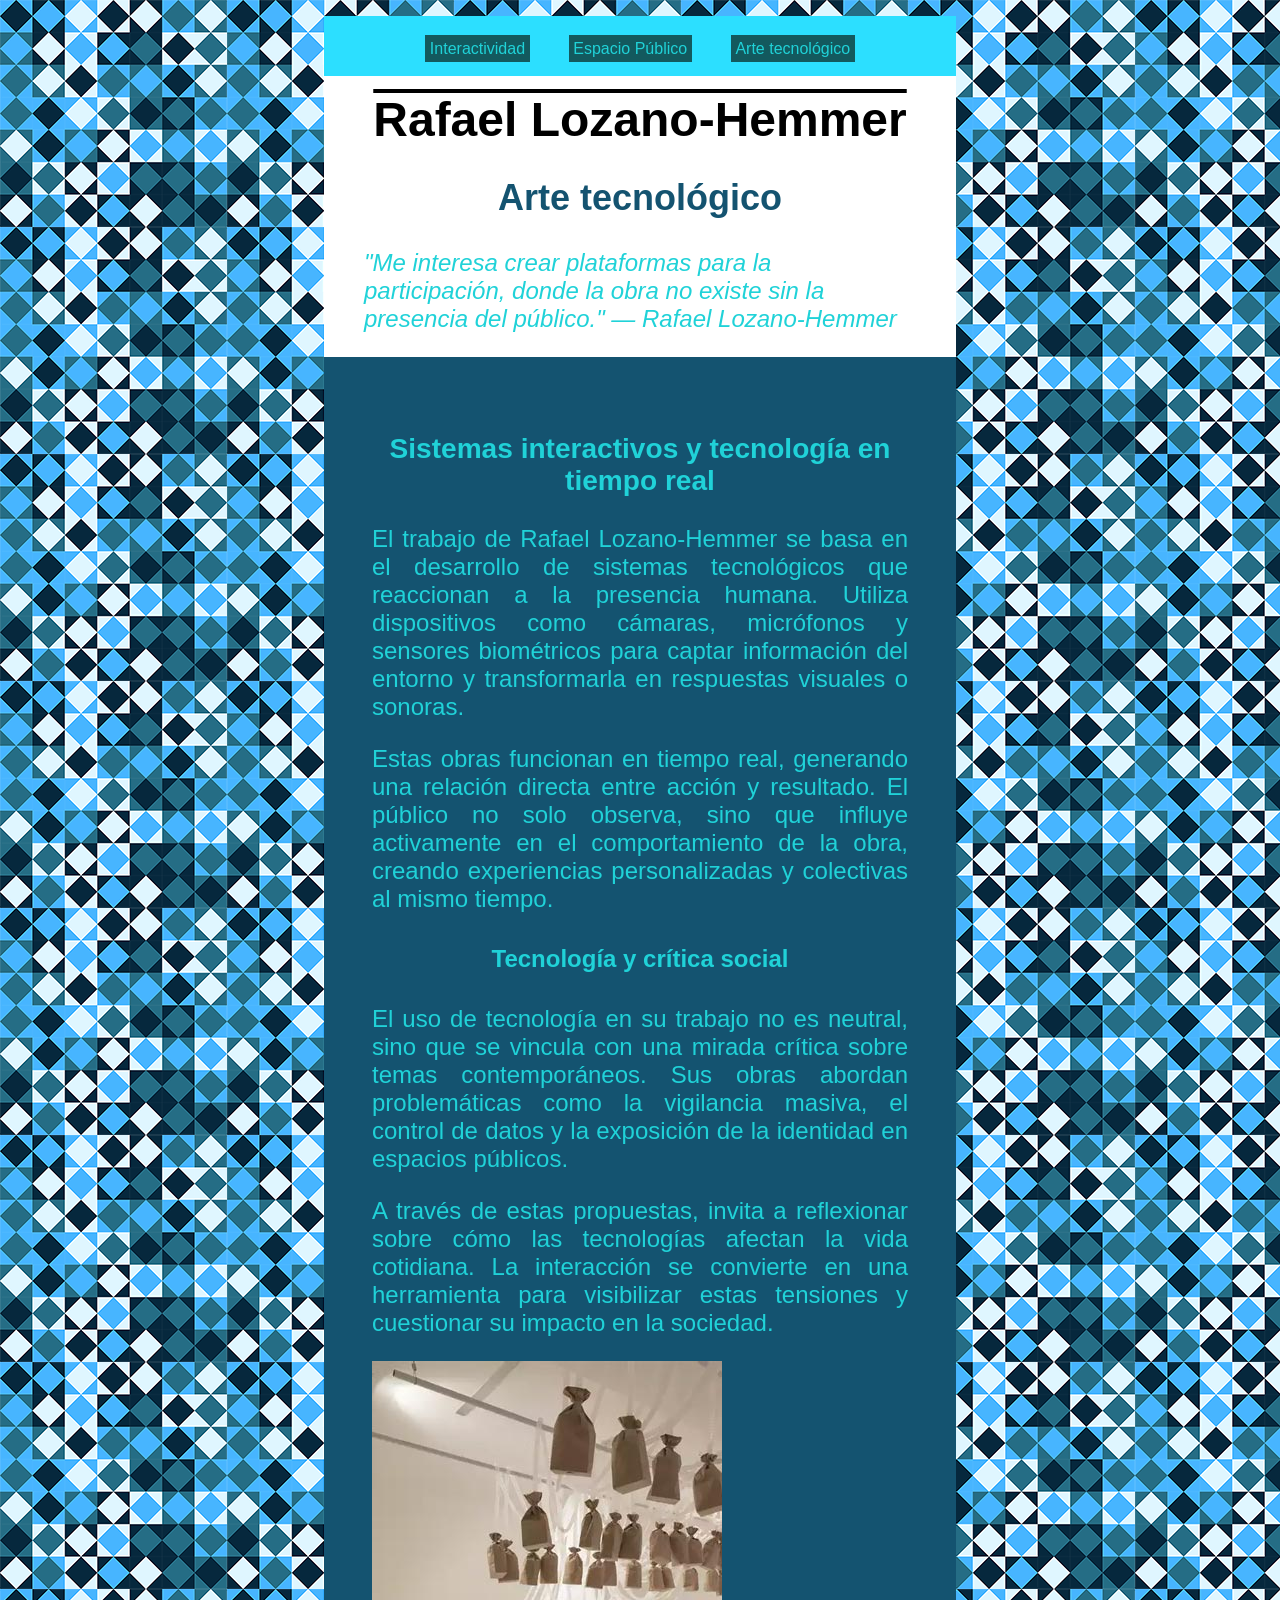
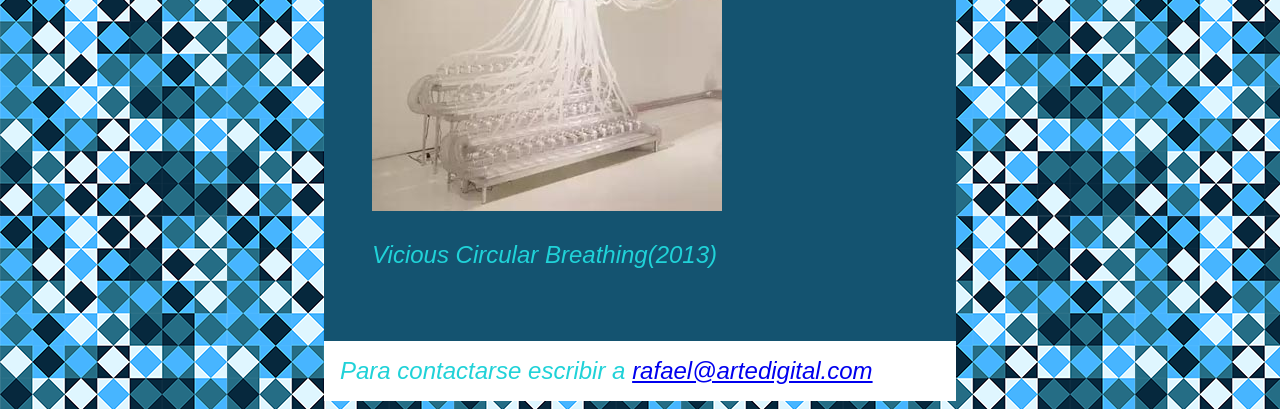
<file: artetecnologico.html>
<!DOCTYPE html>
<html lang="es">

<head>
    <meta charset="UTF-8">
    <meta name="viewport" content="width=device-width, initial-scale=1">
    <title>Arte tecnológico</title>
    <link href="https://fonts.googleapis.com/css2?family=Crimson+Text&display=swap" rel="stylesheet">
 <link rel="stylesheet" href="css/estilos.css">
</head>

<body>
    <div id="contenedor"> <!-- ID selector "contenedor" generico para el contenido de la pagina-->

        <!-- ENCABEZADO -->
        <header>
            <nav>
                <ul>
                    <li><a href="index.html">Interactividad</a></li>
                    <li><a href="espaciopublico.html">Espacio Público</a></li>
                    <li><a href="artetecnologico.html">Arte tecnológico</a></li>
                </ul>
            </nav>
        </header>

        <h1>Rafael Lozano-Hemmer</h1>
        <h2>Arte tecnológico</h2>
        <blockquote>
            <em>"Me interesa crear plataformas para la participación, donde la obra no existe sin la presencia del público." — Rafael Lozano-Hemmer</em>
        </blockquote>

        <main>
            <section>

                <article>
                    <h3>Sistemas interactivos y tecnología en tiempo real</H3>
                    <P>El trabajo de Rafael Lozano-Hemmer se basa en el desarrollo de sistemas tecnológicos que reaccionan a la presencia humana. Utiliza dispositivos como cámaras, micrófonos y sensores biométricos para captar información del entorno y transformarla en respuestas visuales o sonoras.</p>
                    <p>Estas obras funcionan en tiempo real, generando una relación directa entre acción y resultado. El público no solo observa, sino que influye activamente en el comportamiento de la obra, creando experiencias personalizadas y colectivas al mismo tiempo.</p>
                </article>

                <article>
                    <h4>Tecnología y crítica social</H4>
                    <P>El uso de tecnología en su trabajo no es neutral, sino que se vincula con una mirada crítica sobre temas contemporáneos. Sus obras abordan problemáticas como la vigilancia masiva, el control de datos y la exposición de la identidad en espacios públicos.</p>
                    <p>A través de estas propuestas, invita a reflexionar sobre cómo las tecnologías afectan la vida cotidiana. La interacción se convierte en una herramienta para visibilizar estas tensiones y cuestionar su impacto en la sociedad.</p>
                    <img src="img/lozano-hemmer-3.jpg" alt="Pulse Topology(2019)" width="100" height="auto">
                    <p><em>Vicious Circular Breathing(2013)</em></p>
                </article>

            </section>
        </main>

        <!-- PIE DE PÁGINA -->
        <footer>
            <address>
                Para contactarse escribir a <a href="mailto:rafael@artedigital.com">rafael@artedigital.com</a>
            </address>
        </footer>

    </div>
</body>

</html>
</file>
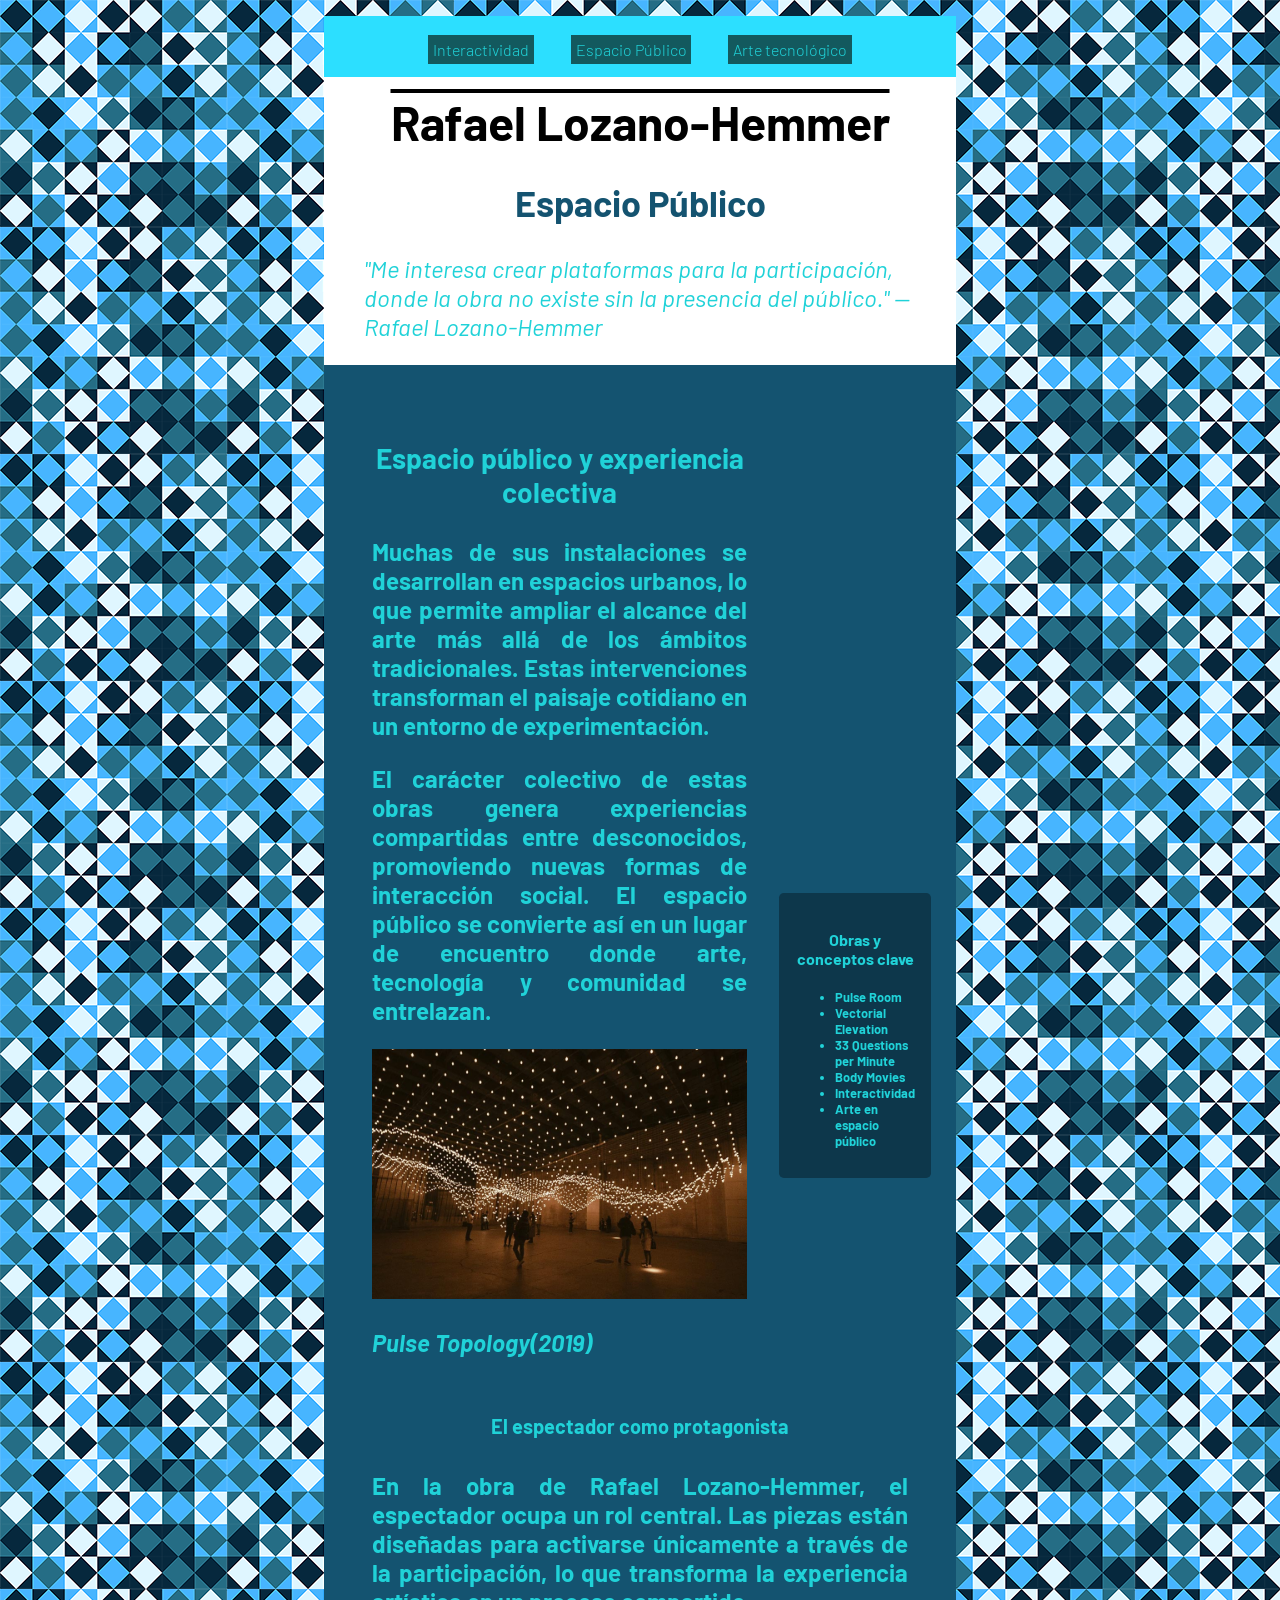
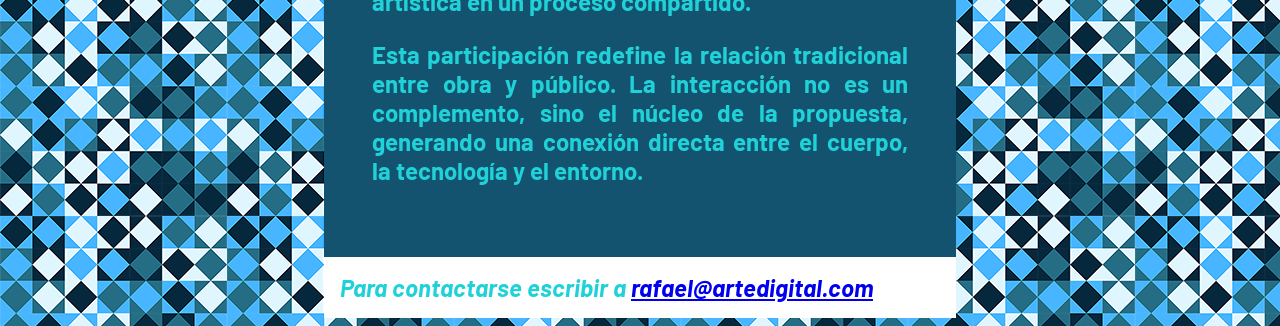
<file: espaciopublico.html>
<!DOCTYPE html>
<html lang="es">

<head>
    <meta charset="UTF-8">
    <meta name="viewport" content="width=device-width, initial-scale=1">
    <title>Espacio Público</title>
    <link href="https://fonts.googleapis.com/css2?family=Barlow&display=swap" rel="stylesheet">
 <link rel="stylesheet" href="css/estilos.css">
</head>

<body>
    <div id="contenedor"> <!-- ID selector "contenedor" generico para el contenido de la pagina-->

        <header>
            <nav>
                <ul>
                    <li><a href="index.html">Interactividad</a></li>
                    <li><a href="espaciopublico.html">Espacio Público</a></li>
                    <li><a href="artetecnologico.html">Arte tecnológico</a></li>
                </ul>
            </nav>
        </header>

        <h1>Rafael Lozano-Hemmer</h1>
        <h2>Espacio Público</h2>
        <blockquote>
            <em>"Me interesa crear plataformas para la participación, donde la obra no existe sin la presencia del público." — Rafael Lozano-Hemmer</em>
        </blockquote>

        <main>
            <section id="section-unico">

                <div>
                    <article>
                        <h3><strong>Espacio público y experiencia colectiva<strong></h3>
                        <P>Muchas de sus instalaciones se desarrollan en espacios urbanos, lo que permite ampliar el alcance del arte más allá de los ámbitos tradicionales. Estas intervenciones transforman el paisaje cotidiano en un entorno de experimentación.</p>
                        <p>El carácter colectivo de estas obras genera experiencias compartidas entre desconocidos, promoviendo nuevas formas de interacción social. El espacio público se convierte así en un lugar de encuentro donde arte, tecnología y comunidad se entrelazan.</p>
                        <img src="img/lozano-hemmer-2.jpg" alt="Pulse Topology(2019)" width="70" height="250">
                        <p><em>Pulse Topology(2019)</em></p>
                    </article>
                </div>

                <aside id="aside-principal">
                    <h4>Obras y conceptos clave</h4>
                    <ul id="ul-unico">
                        <li>Pulse Room</li>
                        <li>Vectorial Elevation</li>
                        <li>33 Questions per Minute</li>
                        <li>Body Movies</li>
                        <li>Interactividad</li>
                        <li>Arte en espacio público</li>
                    </ul>
                </aside>
</section>
                <section>
                    <div>
                    <H5><strong>El espectador como protagonista<strong></H5>
                    <P>En la obra de Rafael Lozano-Hemmer, el espectador ocupa un rol central. Las piezas están diseñadas para activarse únicamente a través de la participación, lo que transforma la experiencia artística en un proceso compartido.</p>
                    <p>Esta participación redefine la relación tradicional entre obra y público. La interacción no es un complemento, sino el núcleo de la propuesta, generando una conexión directa entre el cuerpo, la tecnología y el entorno.</p>
                </div>
                </section>

        </main>
       <!-- PIE DE PÁGINA -->
        <footer>
            <address>
                Para contactarse escribir a <a href="mailto:rafael@artedigital.com">rafael@artedigital.com</a>
            </address>
        </footer>

    </div>
</body>

</html>
</file>
<file: css/estilos.css>
* {box-sizing: border-box;}

/* BODY */
body {
  background-image: url("../img/fondo.png");
    font-family: 'Barlow', sans-serif;
    font-size: 1.5rem;
    color: rgb(32, 210, 216);
}

/* Aspectos generales de la pagina box */
#contenedor {
    width: 50%;
    max-width: 960px;
    margin: 0 auto;
    background-color: rgb(255, 255, 255);
}

/* Elementos MAIN */
main {
    padding: 2em;
    background-color: rgb(20, 83, 112);
}

h1 {
    text-align: center;
    text-decoration: overline;
    color: black;
    margin: 0;
    padding: 0;
}

header blockquote {
    text-align: center;
    margin: 0;
    padding: 0;
}

h2 {
    color: rgb(20, 83, 112);
}

h2, h3, h4, h5 {
    text-align: center;
}

p {
    text-align: justify;
    text-decoration: none;
}

/* Elementos MENU DE NAVEGACIÓN */
nav {
    text-align: center;
    background-color: rgb(44, 223, 255);
}

nav ul {
    margin: 1rem;
    padding: 1rem;
    list-style-type: none;
}

nav li {
    display: inline-block;
}

nav a {
    font-size: 1rem;
    font-weight: 300;
    background-color: rgb(19, 89, 94);
    text-decoration: none;
    margin: 1rem;
    padding: 0.3em 0.3rem;
    border: 1rem;
}

nav a:link {
    color: rgb(32, 210, 216);
}

nav a:hover {
    color: rgb(0, 22, 221);
}

nav a:active {
    color: rgb(0, 0, 0);
}

#section-unico {
    display: flex;
    gap: 2rem;
    align-items: flex-start;
}

#aside-principal {
    flex: 0 0 15rem;
    background-color: rgb(13, 55, 75);
    padding: 1rem;
    border-radius: 0.3rem;
    order: 2;
    font-size: 0.8rem;
    margin-top: 30rem; 
}

aside#aside-principal h4 {
    font-size: 1rem;
    text-align: center;
}

aside#aside-principal ul#ul-unico {
    text-align: left;
}
/* FOOTER */
footer {
    padding: 1rem;
}


/* Imagenes y videos */
img {
    display: inline-block;
    width: auto;
    margin-left: auto;
    margin-right: auto;
}

.video {
    margin: auto;
    max-width: 80%;
    text-align: center;
}
</file>
